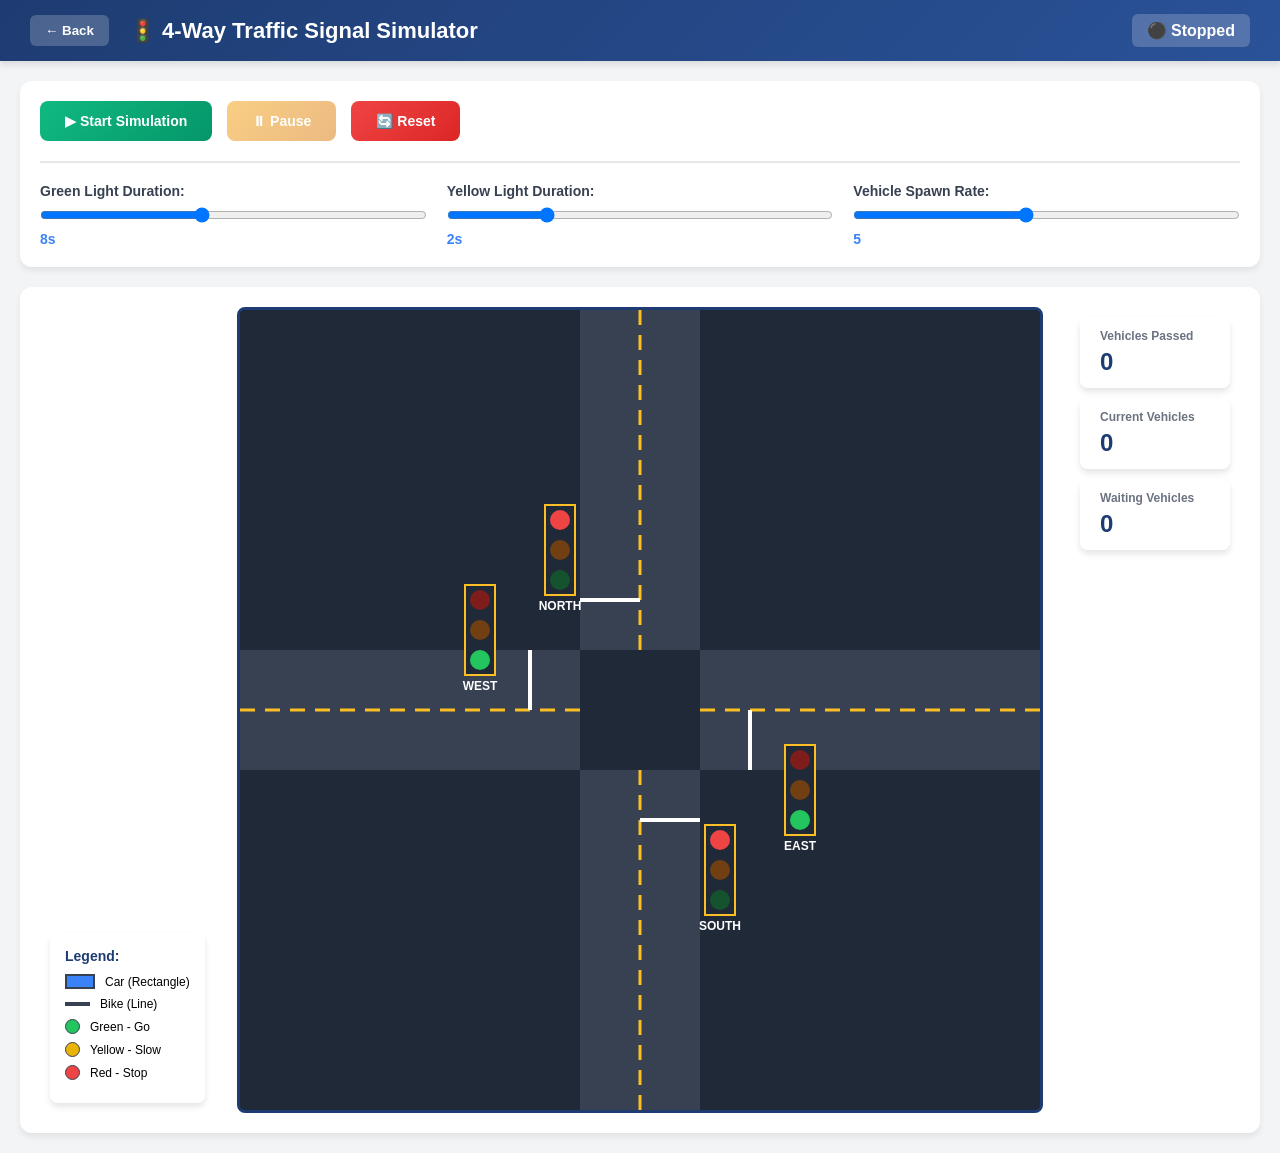
<file: TN-Traffic-Police-System/web/traffic-signal.html>
<!DOCTYPE html>
<html lang="en">
<head>
    <meta charset="UTF-8">
    <meta name="viewport" content="width=device-width, initial-scale=1.0">
    <title>4-Way Traffic Signal Simulator</title>
    <link rel="stylesheet" href="css/traffic-signal.css">
</head>
<body>
    <!-- Header -->
    <header class="header">
        <div class="header-left">
            <button onclick="goBack()" class="back-btn">← Back</button>
            <h1>🚦 4-Way Traffic Signal Simulator</h1>
        </div>
        <div class="header-right">
            <span id="simulationStatus">⚫ Stopped</span>
        </div>
    </header>

    <!-- Control Panel -->
    <div class="control-panel">
        <div class="controls">
            <button onclick="startSimulation()" class="ctrl-btn start-btn" id="startBtn">
                ▶ Start Simulation
            </button>
            <button onclick="pauseSimulation()" class="ctrl-btn pause-btn" id="pauseBtn" disabled>
                ⏸ Pause
            </button>
            <button onclick="resetSimulation()" class="ctrl-btn reset-btn">
                🔄 Reset
            </button>
        </div>
        
        <div class="settings">
            <div class="setting-item">
                <label>Green Light Duration:</label>
                <input type="range" id="greenDuration" min="3" max="15" value="8" onchange="updateSettings()">
                <span id="greenValue">8s</span>
            </div>
            <div class="setting-item">
                <label>Yellow Light Duration:</label>
                <input type="range" id="yellowDuration" min="1" max="5" value="2" onchange="updateSettings()">
                <span id="yellowValue">2s</span>
            </div>
            <div class="setting-item">
                <label>Vehicle Spawn Rate:</label>
                <input type="range" id="spawnRate" min="1" max="10" value="5" onchange="updateSettings()">
                <span id="spawnValue">5</span>
            </div>
        </div>
    </div>

    <!-- Main Canvas Area -->
    <div class="canvas-container">
        <canvas id="trafficCanvas"></canvas>
        
        <!-- Traffic Stats -->
        <div class="stats-overlay">
            <div class="stat-box">
                <div class="stat-label">Vehicles Passed</div>
                <div class="stat-value" id="vehiclesPassed">0</div>
            </div>
            <div class="stat-box">
                <div class="stat-label">Current Vehicles</div>
                <div class="stat-value" id="currentVehicles">0</div>
            </div>
            <div class="stat-box">
                <div class="stat-label">Waiting Vehicles</div>
                <div class="stat-value" id="waitingVehicles">0</div>
            </div>
        </div>

        <!-- Signal Legend -->
        <div class="legend-overlay">
            <h4>Legend:</h4>
            <div class="legend-item">
                <div class="vehicle-icon car-icon"></div>
                <span>Car (Rectangle)</span>
            </div>
            <div class="legend-item">
                <div class="vehicle-icon bike-icon"></div>
                <span>Bike (Line)</span>
            </div>
            <div class="legend-item">
                <div class="signal-light" style="background: #22c55e;"></div>
                <span>Green - Go</span>
            </div>
            <div class="legend-item">
                <div class="signal-light" style="background: #eab308;"></div>
                <span>Yellow - Slow</span>
            </div>
            <div class="legend-item">
                <div class="signal-light" style="background: #ef4444;"></div>
                <span>Red - Stop</span>
            </div>
        </div>
    </div>

    <script src="js/traffic-signal.js"></script>
</body>
</html>
</file>
<file: TN-Traffic-Police-System/web/css/traffic-signal.css>
* {
    margin: 0;
    padding: 0;
    box-sizing: border-box;
}

body {
    font-family: 'Segoe UI', Tahoma, Geneva, Verdana, sans-serif;
    background: #f3f4f6;
    min-height: 100vh;
}

.header {
    background: linear-gradient(135deg, #1e3c72, #2a5298);
    color: white;
    padding: 15px 30px;
    display: flex;
    justify-content: space-between;
    align-items: center;
    box-shadow: 0 4px 6px rgba(0, 0, 0, 0.1);
}

.header-left {
    display: flex;
    align-items: center;
    gap: 20px;
}

.back-btn {
    background: rgba(255, 255, 255, 0.2);
    color: white;
    border: none;
    padding: 8px 15px;
    border-radius: 6px;
    cursor: pointer;
    font-weight: 600;
    transition: all 0.3s;
}

.back-btn:hover {
    background: rgba(255, 255, 255, 0.3);
}

.header h1 {
    font-size: 22px;
}

#simulationStatus {
    background: rgba(255, 255, 255, 0.2);
    padding: 8px 15px;
    border-radius: 6px;
    font-weight: 600;
}

.control-panel {
    background: white;
    margin: 20px;
    padding: 20px;
    border-radius: 12px;
    box-shadow: 0 4px 6px rgba(0, 0, 0, 0.07);
}

.controls {
    display: flex;
    gap: 15px;
    margin-bottom: 20px;
    flex-wrap: wrap;
}

.ctrl-btn {
    padding: 12px 25px;
    border: none;
    border-radius: 8px;
    font-weight: 600;
    cursor: pointer;
    transition: all 0.3s;
    font-size: 14px;
}

.start-btn {
    background: linear-gradient(135deg, #10b981, #059669);
    color: white;
}

.start-btn:hover:not(:disabled) {
    background: linear-gradient(135deg, #059669, #047857);
    transform: translateY(-2px);
}

.pause-btn {
    background: linear-gradient(135deg, #f59e0b, #d97706);
    color: white;
}

.pause-btn:hover:not(:disabled) {
    background: linear-gradient(135deg, #d97706, #b45309);
    transform: translateY(-2px);
}

.reset-btn {
    background: linear-gradient(135deg, #ef4444, #dc2626);
    color: white;
}

.reset-btn:hover {
    background: linear-gradient(135deg, #dc2626, #b91c1c);
    transform: translateY(-2px);
}

.ctrl-btn:disabled {
    opacity: 0.5;
    cursor: not-allowed;
}

.settings {
    display: grid;
    grid-template-columns: repeat(auto-fit, minmax(250px, 1fr));
    gap: 20px;
    padding-top: 20px;
    border-top: 2px solid #e5e7eb;
}

.setting-item {
    display: flex;
    flex-direction: column;
    gap: 8px;
}

.setting-item label {
    font-weight: 600;
    color: #374151;
    font-size: 14px;
}

.setting-item input[type="range"] {
    width: 100%;
    cursor: pointer;
}

.setting-item span {
    color: #3b82f6;
    font-weight: bold;
    font-size: 14px;
}

.canvas-container {
    margin: 20px;
    background: white;
    border-radius: 12px;
    box-shadow: 0 4px 6px rgba(0, 0, 0, 0.07);
    padding: 20px;
    position: relative;
    display: flex;
    justify-content: center;
}

#trafficCanvas {
    border: 3px solid #1e3c72;
    border-radius: 8px;
    background: #1f2937;
    max-width: 100%;
    height: auto;
}

.stats-overlay {
    position: absolute;
    top: 30px;
    right: 30px;
    display: flex;
    flex-direction: column;
    gap: 10px;
}

.stat-box {
    background: rgba(255, 255, 255, 0.95);
    padding: 12px 20px;
    border-radius: 8px;
    box-shadow: 0 4px 6px rgba(0, 0, 0, 0.1);
    min-width: 150px;
}

.stat-label {
    font-size: 12px;
    color: #6b7280;
    font-weight: 600;
    margin-bottom: 5px;
}

.stat-value {
    font-size: 24px;
    color: #1e3c72;
    font-weight: bold;
}

.legend-overlay {
    position: absolute;
    bottom: 30px;
    left: 30px;
    background: rgba(255, 255, 255, 0.95);
    padding: 15px;
    border-radius: 8px;
    box-shadow: 0 4px 6px rgba(0, 0, 0, 0.1);
}

.legend-overlay h4 {
    color: #1e3c72;
    margin-bottom: 10px;
    font-size: 14px;
}

.legend-item {
    display: flex;
    align-items: center;
    gap: 10px;
    margin: 8px 0;
    font-size: 12px;
}

.vehicle-icon {
    width: 30px;
    height: 15px;
    border: 2px solid #374151;
}

.car-icon {
    background: #3b82f6;
}

.bike-icon {
    background: #f59e0b;
    height: 3px;
    width: 25px;
}

.signal-light {
    width: 15px;
    height: 15px;
    border-radius: 50%;
    border: 1px solid #374151;
}

@media (max-width: 768px) {
    .controls {
        flex-direction: column;
    }
    
    .stats-overlay,
    .legend-overlay {
        position: static;
        margin-top: 15px;
    }
}
</file>
